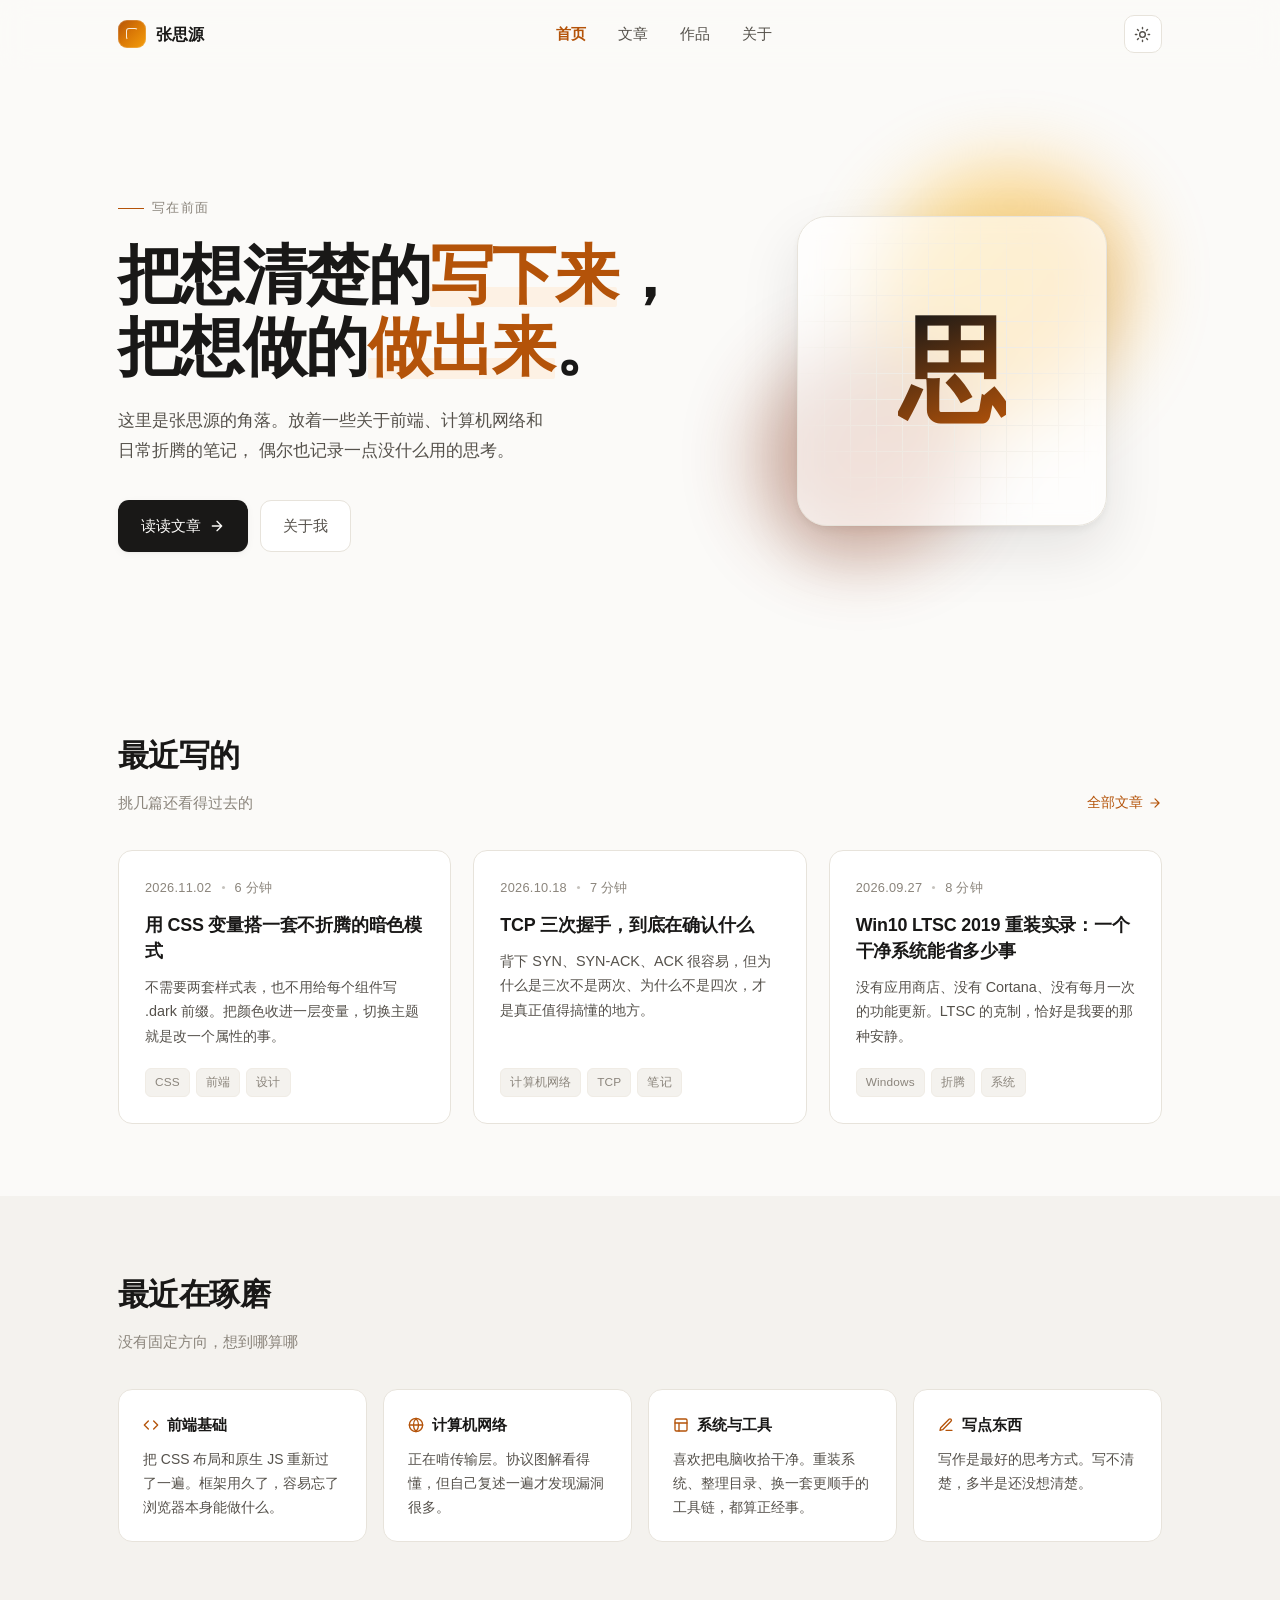
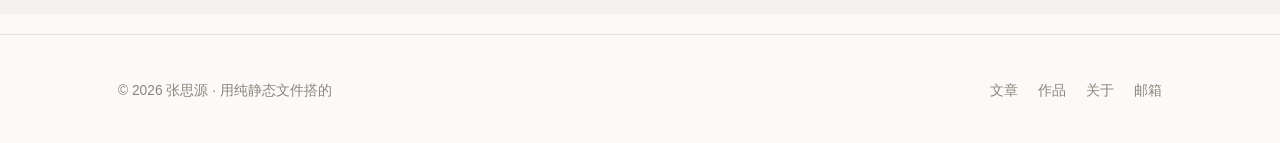
<file: index.html>
<!DOCTYPE html>
<html lang="zh-CN" data-theme="light">
<head>
<meta charset="UTF-8" />
<meta name="viewport" content="width=device-width, initial-scale=1" />
<title>张思源 — 写字与做东西的地方</title>
<link rel="icon" href="data:image/svg+xml,<svg xmlns='http://www.w3.org/2000/svg' viewBox='0 0 100 100'><rect width='100' height='100' rx='22' fill='%23b45309'/><text x='50' y='70' font-size='62' text-anchor='middle' fill='%23fff' font-family='Georgia,serif'>思</text></svg>" />
<meta name="description" content="张思源的个人主页：一些关于前端、网络和日常折腾的笔记。" />
<link rel="stylesheet" href="assets/css/style.css" />
<script>
  (function () {
    try {
      var q = location.search.match(/[?&]theme=(dark|light)/);
      var saved = localStorage.getItem("blog-theme");
      var sys = window.matchMedia("(prefers-color-scheme: dark)").matches ? "dark" : "light";
      document.documentElement.dataset.theme = q ? q[1] : (saved || sys);
    } catch (e) {
      document.documentElement.dataset.theme = "light";
    }
  })();
</script>
</head>
<body data-page="home">

<header class="site-header">
  <div class="wrap nav">
    <a class="brand" href="index.html">
      <span class="brand-mark" aria-hidden="true"></span>
      <span>张思源</span>
    </a>
    <nav class="nav-links" id="navLinks">
      <a href="index.html">首页</a>
      <a href="blog.html">文章</a>
      <a href="projects.html">作品</a>
      <a href="about.html">关于</a>
    </nav>
    <div class="nav-tools">
      <button class="icon-btn" id="themeToggle" aria-label="切换深色模式">
        <svg class="icon-sun" viewBox="0 0 24 24" fill="none" stroke="currentColor" stroke-width="2" stroke-linecap="round"><circle cx="12" cy="12" r="4"/><path d="M12 2v2M12 20v2M4.9 4.9l1.4 1.4M17.7 17.7l1.4 1.4M2 12h2M20 12h2M6.3 17.7l-1.4 1.4M19.1 4.9l-1.4 1.4"/></svg>
        <svg class="icon-moon" viewBox="0 0 24 24" fill="none" stroke="currentColor" stroke-width="2" stroke-linecap="round" stroke-linejoin="round"><path d="M21 12.8A9 9 0 1 1 11.2 3a7 7 0 0 0 9.8 9.8z"/></svg>
      </button>
      <button class="icon-btn nav-toggle" id="navToggle" aria-expanded="false" aria-label="打开菜单">
        <svg viewBox="0 0 24 24" fill="none" stroke="currentColor" stroke-width="2" stroke-linecap="round"><path d="M3 6h18M3 12h18M3 18h18"/></svg>
      </button>
    </div>
  </div>
</header>

<main>

  <section class="hero">
    <div class="wrap hero-grid">
      <div>
        <div class="eyebrow">写在前面</div>
        <h1>把想清楚的<em>写下来</em>，<br />把想做的<em>做出来</em>。</h1>
        <p class="hero-lead">
          这里是张思源的角落。放着一些关于前端、计算机网络和日常折腾的笔记，
          偶尔也记录一点没什么用的思考。
        </p>
        <div class="hero-actions">
          <a class="btn btn-primary" href="blog.html">
            读读文章
            <svg viewBox="0 0 24 24" fill="none" stroke="currentColor" stroke-width="2" stroke-linecap="round" stroke-linejoin="round"><path d="M5 12h14M12 5l7 7-7 7"/></svg>
          </a>
          <a class="btn btn-ghost" href="about.html">关于我</a>
        </div>
      </div>

      <div class="hero-art" aria-hidden="true">
        <div class="orb orb-1"></div>
        <div class="orb orb-2"></div>
        <div class="art-frame">
          <div class="monogram">思</div>
        </div>
      </div>
    </div>
  </section>

  <section class="section">
    <div class="wrap">
      <div class="section-head">
        <div>
          <h2 class="section-title">最近写的</h2>
          <p class="section-sub">挑几篇还看得过去的</p>
        </div>
        <a class="link-more" href="blog.html">
          全部文章
          <svg viewBox="0 0 24 24" fill="none" stroke="currentColor" stroke-width="2" stroke-linecap="round" stroke-linejoin="round"><path d="M5 12h14M12 5l7 7-7 7"/></svg>
        </a>
      </div>
      <div class="post-grid" id="featuredPosts"></div>
    </div>
  </section>

  <section class="section section-alt">
    <div class="wrap">
      <div class="section-head">
        <div>
          <h2 class="section-title">最近在琢磨</h2>
          <p class="section-sub">没有固定方向，想到哪算哪</p>
        </div>
      </div>

      <div class="skill-grid">
        <div class="skill-card reveal">
          <h4>
            <svg viewBox="0 0 24 24" fill="none" stroke="currentColor" stroke-width="2" stroke-linecap="round" stroke-linejoin="round"><polyline points="16 18 22 12 16 6"/><polyline points="8 6 2 12 8 18"/></svg>
            前端基础
          </h4>
          <p>把 CSS 布局和原生 JS 重新过了一遍。框架用久了，容易忘了浏览器本身能做什么。</p>
        </div>
        <div class="skill-card reveal">
          <h4>
            <svg viewBox="0 0 24 24" fill="none" stroke="currentColor" stroke-width="2" stroke-linecap="round" stroke-linejoin="round"><path d="M2 12h20M12 2a15 15 0 0 1 0 20 15 15 0 0 1 0-20z"/><circle cx="12" cy="12" r="10"/></svg>
            计算机网络
          </h4>
          <p>正在啃传输层。协议图解看得懂，但自己复述一遍才发现漏洞很多。</p>
        </div>
        <div class="skill-card reveal">
          <h4>
            <svg viewBox="0 0 24 24" fill="none" stroke="currentColor" stroke-width="2" stroke-linecap="round" stroke-linejoin="round"><rect x="3" y="3" width="18" height="18" rx="2"/><path d="M3 9h18M9 21V9"/></svg>
            系统与工具
          </h4>
          <p>喜欢把电脑收拾干净。重装系统、整理目录、换一套更顺手的工具链，都算正经事。</p>
        </div>
        <div class="skill-card reveal">
          <h4>
            <svg viewBox="0 0 24 24" fill="none" stroke="currentColor" stroke-width="2" stroke-linecap="round" stroke-linejoin="round"><path d="M12 20h9M16.5 3.5a2.1 2.1 0 0 1 3 3L7 19l-4 1 1-4z"/></svg>
            写点东西
          </h4>
          <p>写作是最好的思考方式。写不清楚，多半是还没想清楚。</p>
        </div>
      </div>
    </div>
  </section>

</main>

<footer class="site-footer">
  <div class="wrap footer-inner">
    <div>© <span id="year">2026</span> 张思源 · 用纯静态文件搭的</div>
    <div class="footer-links">
      <a href="blog.html">文章</a>
      <a href="projects.html">作品</a>
      <a href="about.html">关于</a>
      <a href="mailto:hello@example.com">邮箱</a>
    </div>
  </div>
</footer>

<script src="assets/js/posts.js"></script>
<script src="assets/js/site.js"></script>
</body>
</html>
</file>
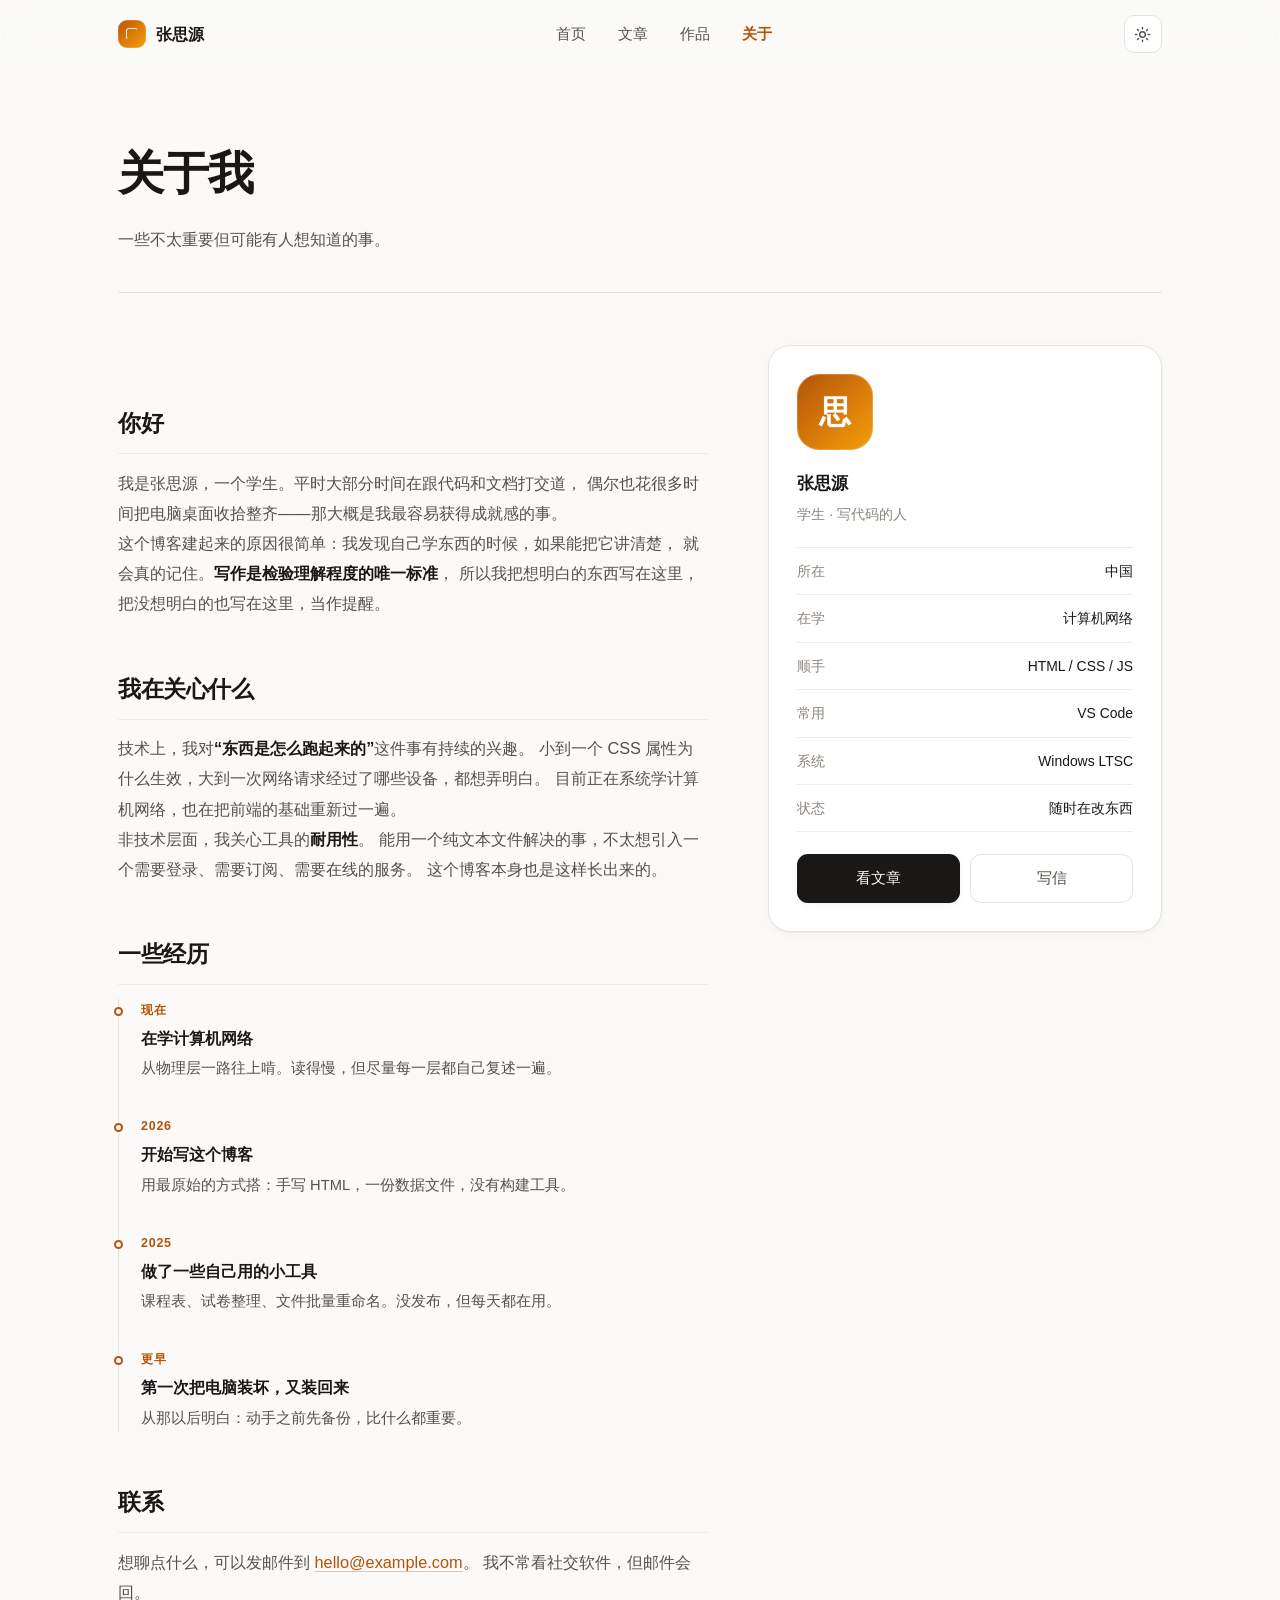
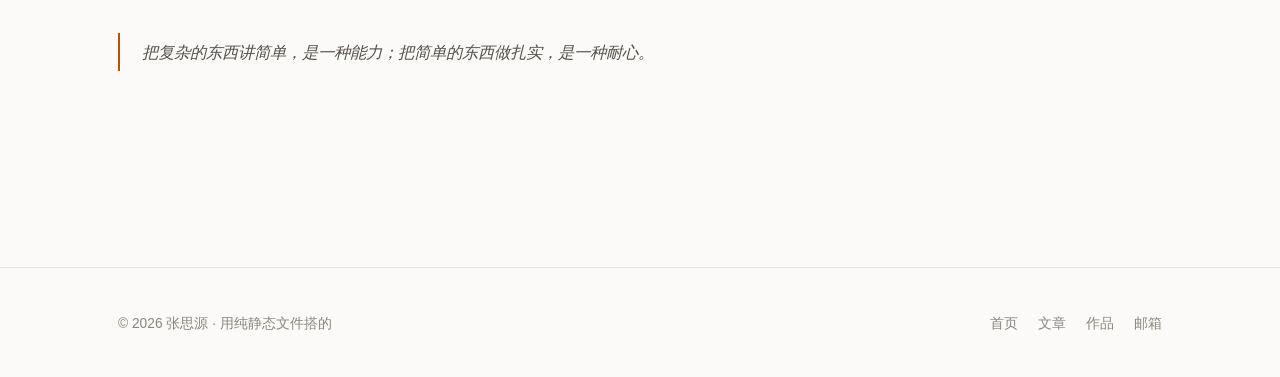
<file: about.html>
<!DOCTYPE html>
<html lang="zh-CN" data-theme="light">
<head>
<meta charset="UTF-8" />
<meta name="viewport" content="width=device-width, initial-scale=1" />
<title>关于 — 张思源</title>
<link rel="icon" href="data:image/svg+xml,<svg xmlns='http://www.w3.org/2000/svg' viewBox='0 0 100 100'><rect width='100' height='100' rx='22' fill='%23b45309'/><text x='50' y='70' font-size='62' text-anchor='middle' fill='%23fff' font-family='Georgia,serif'>思</text></svg>" />
<meta name="description" content="关于我，以及这个博客为什么长这样。" />
<link rel="stylesheet" href="assets/css/style.css" />
<script>
  (function () {
    try {
      var q = location.search.match(/[?&]theme=(dark|light)/);
      var saved = localStorage.getItem("blog-theme");
      var sys = window.matchMedia("(prefers-color-scheme: dark)").matches ? "dark" : "light";
      document.documentElement.dataset.theme = q ? q[1] : (saved || sys);
    } catch (e) {
      document.documentElement.dataset.theme = "light";
    }
  })();
</script>
</head>
<body data-page="about">

<header class="site-header">
  <div class="wrap nav">
    <a class="brand" href="index.html">
      <span class="brand-mark" aria-hidden="true"></span>
      <span>张思源</span>
    </a>
    <nav class="nav-links" id="navLinks">
      <a href="index.html">首页</a>
      <a href="blog.html">文章</a>
      <a href="projects.html">作品</a>
      <a href="about.html">关于</a>
    </nav>
    <div class="nav-tools">
      <button class="icon-btn" id="themeToggle" aria-label="切换深色模式">
        <svg class="icon-sun" viewBox="0 0 24 24" fill="none" stroke="currentColor" stroke-width="2" stroke-linecap="round"><circle cx="12" cy="12" r="4"/><path d="M12 2v2M12 20v2M4.9 4.9l1.4 1.4M17.7 17.7l1.4 1.4M2 12h2M20 12h2M6.3 17.7l-1.4 1.4M19.1 4.9l-1.4 1.4"/></svg>
        <svg class="icon-moon" viewBox="0 0 24 24" fill="none" stroke="currentColor" stroke-width="2" stroke-linecap="round" stroke-linejoin="round"><path d="M21 12.8A9 9 0 1 1 11.2 3a7 7 0 0 0 9.8 9.8z"/></svg>
      </button>
      <button class="icon-btn nav-toggle" id="navToggle" aria-expanded="false" aria-label="打开菜单">
        <svg viewBox="0 0 24 24" fill="none" stroke="currentColor" stroke-width="2" stroke-linecap="round"><path d="M3 6h18M3 12h18M3 18h18"/></svg>
      </button>
    </div>
  </div>
</header>

<main class="wrap">

  <div class="page-head">
    <h1>关于我</h1>
    <p>一些不太重要但可能有人想知道的事。</p>
  </div>

  <div class="about-grid">

    <div class="prose">

      <h2>你好</h2>
      <p>
        我是张思源，一个学生。平时大部分时间在跟代码和文档打交道，
        偶尔也花很多时间把电脑桌面收拾整齐——那大概是我最容易获得成就感的事。
      </p>

      <p>
        这个博客建起来的原因很简单：我发现自己学东西的时候，如果能把它讲清楚，
        就会真的记住。<strong>写作是检验理解程度的唯一标准</strong>，
        所以我把想明白的东西写在这里，把没想明白的也写在这里，当作提醒。
      </p>

      <h2>我在关心什么</h2>
      <p>
        技术上，我对<strong>“东西是怎么跑起来的”</strong>这件事有持续的兴趣。
        小到一个 CSS 属性为什么生效，大到一次网络请求经过了哪些设备，都想弄明白。
        目前正在系统学计算机网络，也在把前端的基础重新过一遍。
      </p>

      <p>
        非技术层面，我关心工具的<strong>耐用性</strong>。
        能用一个纯文本文件解决的事，不太想引入一个需要登录、需要订阅、需要在线的服务。
        这个博客本身也是这样长出来的。
      </p>

      <h2>一些经历</h2>
      <ul class="timeline">
        <li>
          <span class="t-year">现在</span>
          <p class="t-title">在学计算机网络</p>
          <p class="t-text">从物理层一路往上啃。读得慢，但尽量每一层都自己复述一遍。</p>
        </li>
        <li>
          <span class="t-year">2026</span>
          <p class="t-title">开始写这个博客</p>
          <p class="t-text">用最原始的方式搭：手写 HTML，一份数据文件，没有构建工具。</p>
        </li>
        <li>
          <span class="t-year">2025</span>
          <p class="t-title">做了一些自己用的小工具</p>
          <p class="t-text">课程表、试卷整理、文件批量重命名。没发布，但每天都在用。</p>
        </li>
        <li>
          <span class="t-year">更早</span>
          <p class="t-title">第一次把电脑装坏，又装回来</p>
          <p class="t-text">从那以后明白：动手之前先备份，比什么都重要。</p>
        </li>
      </ul>

      <h2>联系</h2>
      <p>
        想聊点什么，可以发邮件到
        <a href="mailto:hello@example.com">hello@example.com</a>。
        我不常看社交软件，但邮件会回。
      </p>

      <blockquote>
        <p>把复杂的东西讲简单，是一种能力；把简单的东西做扎实，是一种耐心。</p>
      </blockquote>

    </div>

    <aside class="about-aside reveal">
      <div class="avatar">思</div>
      <h3>张思源</h3>
      <p class="role">学生 · 写代码的人</p>

      <ul class="fact-list">
        <li><span class="k">所在</span><span class="v">中国</span></li>
        <li><span class="k">在学</span><span class="v">计算机网络</span></li>
        <li><span class="k">顺手</span><span class="v">HTML / CSS / JS</span></li>
        <li><span class="k">常用</span><span class="v">VS Code</span></li>
        <li><span class="k">系统</span><span class="v">Windows LTSC</span></li>
        <li><span class="k">状态</span><span class="v">随时在改东西</span></li>
      </ul>

      <div style="margin-top:22px; display:flex; gap:10px;">
        <a class="btn btn-primary" style="flex:1; justify-content:center; padding:10px 16px;" href="blog.html">看文章</a>
        <a class="btn btn-ghost" style="flex:1; justify-content:center; padding:10px 16px;" href="mailto:hello@example.com">写信</a>
      </div>
    </aside>

  </div>

</main>

<footer class="site-footer">
  <div class="wrap footer-inner">
    <div>© <span id="year">2026</span> 张思源 · 用纯静态文件搭的</div>
    <div class="footer-links">
      <a href="index.html">首页</a>
      <a href="blog.html">文章</a>
      <a href="projects.html">作品</a>
      <a href="mailto:hello@example.com">邮箱</a>
    </div>
  </div>
</footer>

<script src="assets/js/posts.js"></script>
<script src="assets/js/site.js"></script>
</body>
</html>
</file>
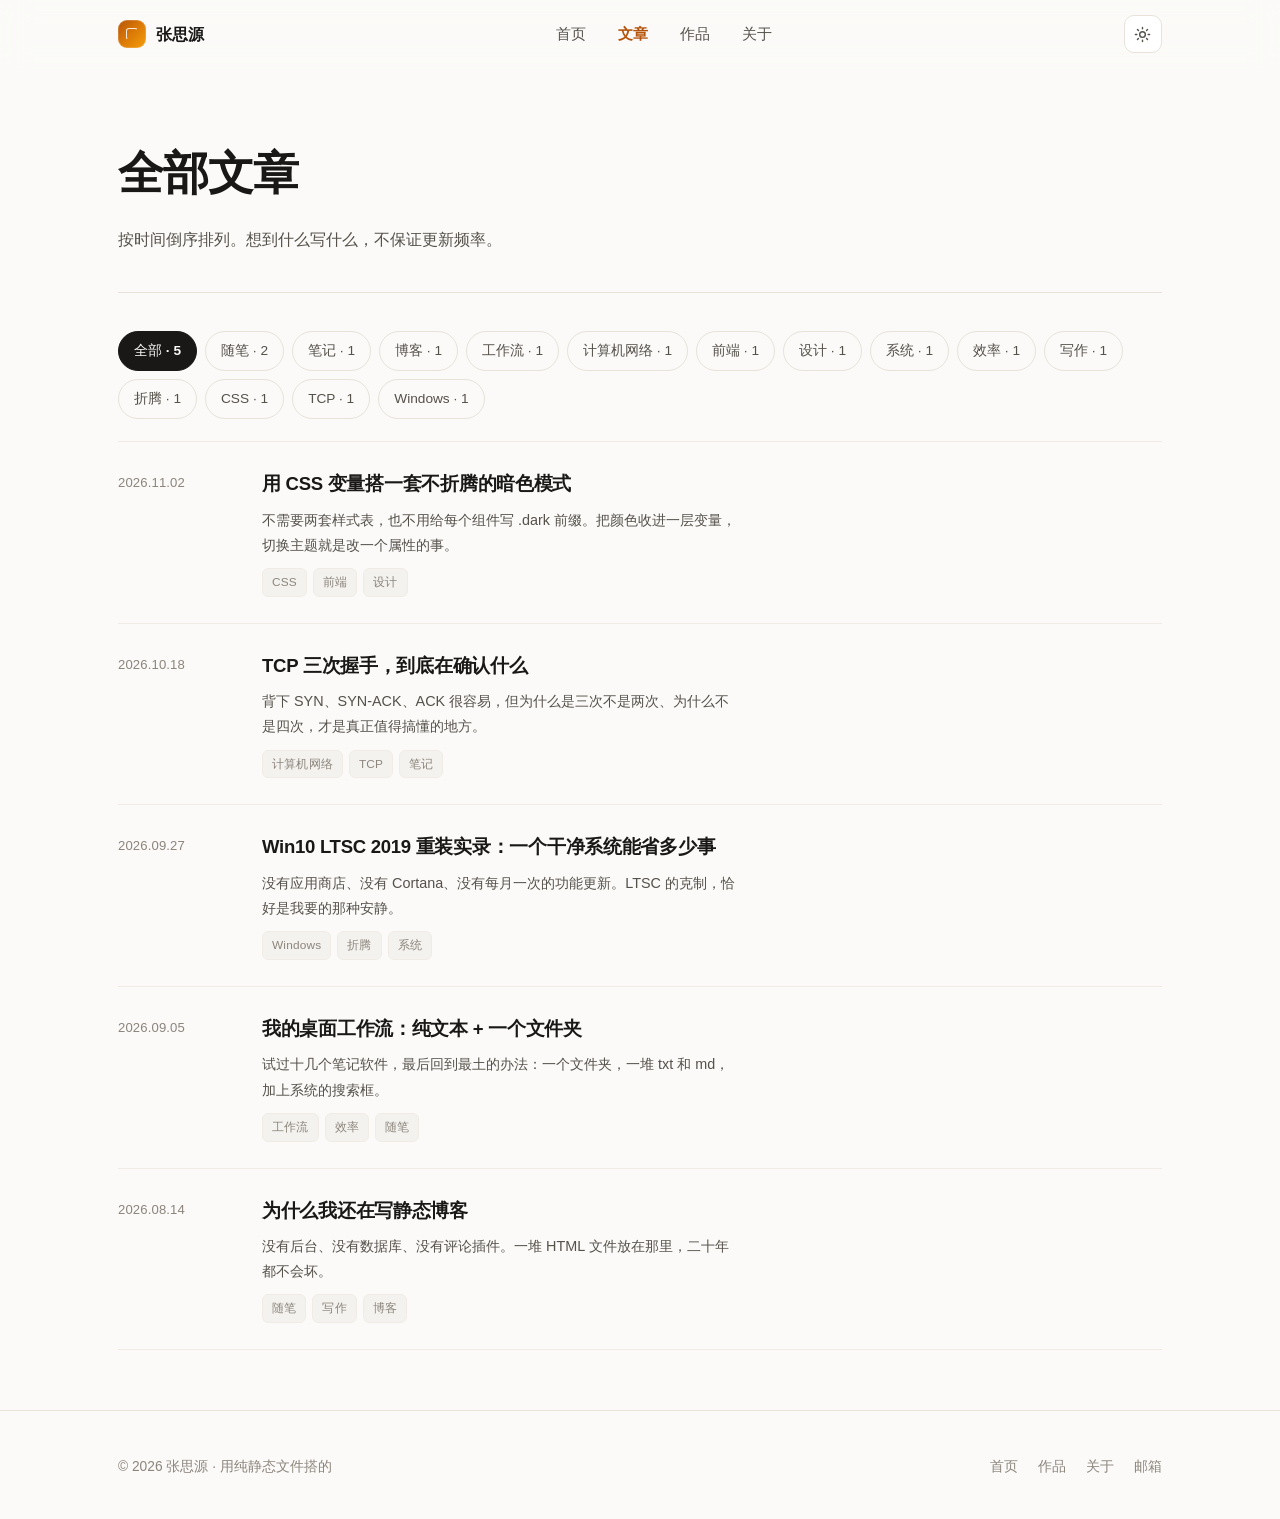
<file: blog.html>
<!DOCTYPE html>
<html lang="zh-CN" data-theme="light">
<head>
<meta charset="UTF-8" />
<meta name="viewport" content="width=device-width, initial-scale=1" />
<title>文章 — 张思源</title>
<link rel="icon" href="data:image/svg+xml,<svg xmlns='http://www.w3.org/2000/svg' viewBox='0 0 100 100'><rect width='100' height='100' rx='22' fill='%23b45309'/><text x='50' y='70' font-size='62' text-anchor='middle' fill='%23fff' font-family='Georgia,serif'>思</text></svg>" />
<meta name="description" content="关于前端、网络与日常折腾的全部笔记。" />
<link rel="stylesheet" href="assets/css/style.css" />
<script>
  (function () {
    try {
      var q = location.search.match(/[?&]theme=(dark|light)/);
      var saved = localStorage.getItem("blog-theme");
      var sys = window.matchMedia("(prefers-color-scheme: dark)").matches ? "dark" : "light";
      document.documentElement.dataset.theme = q ? q[1] : (saved || sys);
    } catch (e) {
      document.documentElement.dataset.theme = "light";
    }
  })();
</script>
</head>
<body data-page="blog">

<header class="site-header">
  <div class="wrap nav">
    <a class="brand" href="index.html">
      <span class="brand-mark" aria-hidden="true"></span>
      <span>张思源</span>
    </a>
    <nav class="nav-links" id="navLinks">
      <a href="index.html">首页</a>
      <a href="blog.html">文章</a>
      <a href="projects.html">作品</a>
      <a href="about.html">关于</a>
    </nav>
    <div class="nav-tools">
      <button class="icon-btn" id="themeToggle" aria-label="切换深色模式">
        <svg class="icon-sun" viewBox="0 0 24 24" fill="none" stroke="currentColor" stroke-width="2" stroke-linecap="round"><circle cx="12" cy="12" r="4"/><path d="M12 2v2M12 20v2M4.9 4.9l1.4 1.4M17.7 17.7l1.4 1.4M2 12h2M20 12h2M6.3 17.7l-1.4 1.4M19.1 4.9l-1.4 1.4"/></svg>
        <svg class="icon-moon" viewBox="0 0 24 24" fill="none" stroke="currentColor" stroke-width="2" stroke-linecap="round" stroke-linejoin="round"><path d="M21 12.8A9 9 0 1 1 11.2 3a7 7 0 0 0 9.8 9.8z"/></svg>
      </button>
      <button class="icon-btn nav-toggle" id="navToggle" aria-expanded="false" aria-label="打开菜单">
        <svg viewBox="0 0 24 24" fill="none" stroke="currentColor" stroke-width="2" stroke-linecap="round"><path d="M3 6h18M3 12h18M3 18h18"/></svg>
      </button>
    </div>
  </div>
</header>

<main class="wrap">

  <div class="page-head">
    <h1>全部文章</h1>
    <p>按时间倒序排列。想到什么写什么，不保证更新频率。</p>
  </div>

  <div class="filter-bar" id="filterBar"></div>

  <div class="post-list" id="postList"></div>

</main>

<footer class="site-footer">
  <div class="wrap footer-inner">
    <div>© <span id="year">2026</span> 张思源 · 用纯静态文件搭的</div>
    <div class="footer-links">
      <a href="index.html">首页</a>
      <a href="projects.html">作品</a>
      <a href="about.html">关于</a>
      <a href="mailto:hello@example.com">邮箱</a>
    </div>
  </div>
</footer>

<script src="assets/js/posts.js"></script>
<script src="assets/js/site.js"></script>
</body>
</html>
</file>
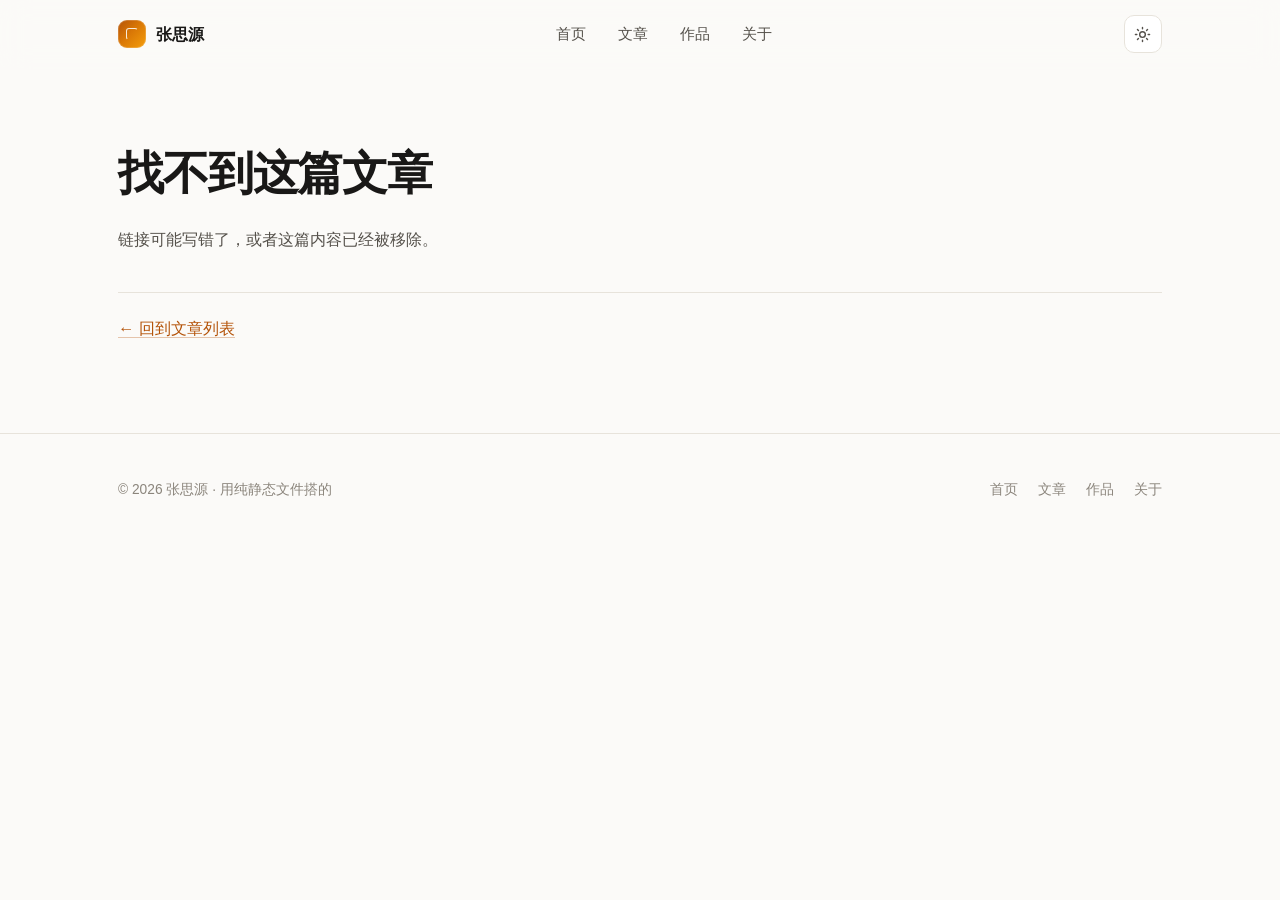
<file: post.html>
<!DOCTYPE html>
<html lang="zh-CN" data-theme="light">
<head>
<meta charset="UTF-8" />
<meta name="viewport" content="width=device-width, initial-scale=1" />
<title>文章 — 张思源</title>
<link rel="icon" href="data:image/svg+xml,<svg xmlns='http://www.w3.org/2000/svg' viewBox='0 0 100 100'><rect width='100' height='100' rx='22' fill='%23b45309'/><text x='50' y='70' font-size='62' text-anchor='middle' fill='%23fff' font-family='Georgia,serif'>思</text></svg>" />
<link rel="stylesheet" href="assets/css/style.css" />
<script>
  (function () {
    try {
      var q = location.search.match(/[?&]theme=(dark|light)/);
      var saved = localStorage.getItem("blog-theme");
      var sys = window.matchMedia("(prefers-color-scheme: dark)").matches ? "dark" : "light";
      document.documentElement.dataset.theme = q ? q[1] : (saved || sys);
    } catch (e) {
      document.documentElement.dataset.theme = "light";
    }
  })();
</script>
</head>
<body data-page="post">

<header class="site-header">
  <div class="wrap nav">
    <a class="brand" href="index.html">
      <span class="brand-mark" aria-hidden="true"></span>
      <span>张思源</span>
    </a>
    <nav class="nav-links" id="navLinks">
      <a href="index.html">首页</a>
      <a href="blog.html">文章</a>
      <a href="projects.html">作品</a>
      <a href="about.html">关于</a>
    </nav>
    <div class="nav-tools">
      <button class="icon-btn" id="themeToggle" aria-label="切换深色模式">
        <svg class="icon-sun" viewBox="0 0 24 24" fill="none" stroke="currentColor" stroke-width="2" stroke-linecap="round"><circle cx="12" cy="12" r="4"/><path d="M12 2v2M12 20v2M4.9 4.9l1.4 1.4M17.7 17.7l1.4 1.4M2 12h2M20 12h2M6.3 17.7l-1.4 1.4M19.1 4.9l-1.4 1.4"/></svg>
        <svg class="icon-moon" viewBox="0 0 24 24" fill="none" stroke="currentColor" stroke-width="2" stroke-linecap="round" stroke-linejoin="round"><path d="M21 12.8A9 9 0 1 1 11.2 3a7 7 0 0 0 9.8 9.8z"/></svg>
      </button>
      <button class="icon-btn nav-toggle" id="navToggle" aria-expanded="false" aria-label="打开菜单">
        <svg viewBox="0 0 24 24" fill="none" stroke="currentColor" stroke-width="2" stroke-linecap="round"><path d="M3 6h18M3 12h18M3 18h18"/></svg>
      </button>
    </div>
  </div>
</header>

<main class="wrap" id="postDetail"></main>

<footer class="site-footer">
  <div class="wrap footer-inner">
    <div>© <span id="year">2026</span> 张思源 · 用纯静态文件搭的</div>
    <div class="footer-links">
      <a href="index.html">首页</a>
      <a href="blog.html">文章</a>
      <a href="projects.html">作品</a>
      <a href="about.html">关于</a>
    </div>
  </div>
</footer>

<script src="assets/js/posts.js"></script>
<script src="assets/js/site.js"></script>
</body>
</html>
</file>
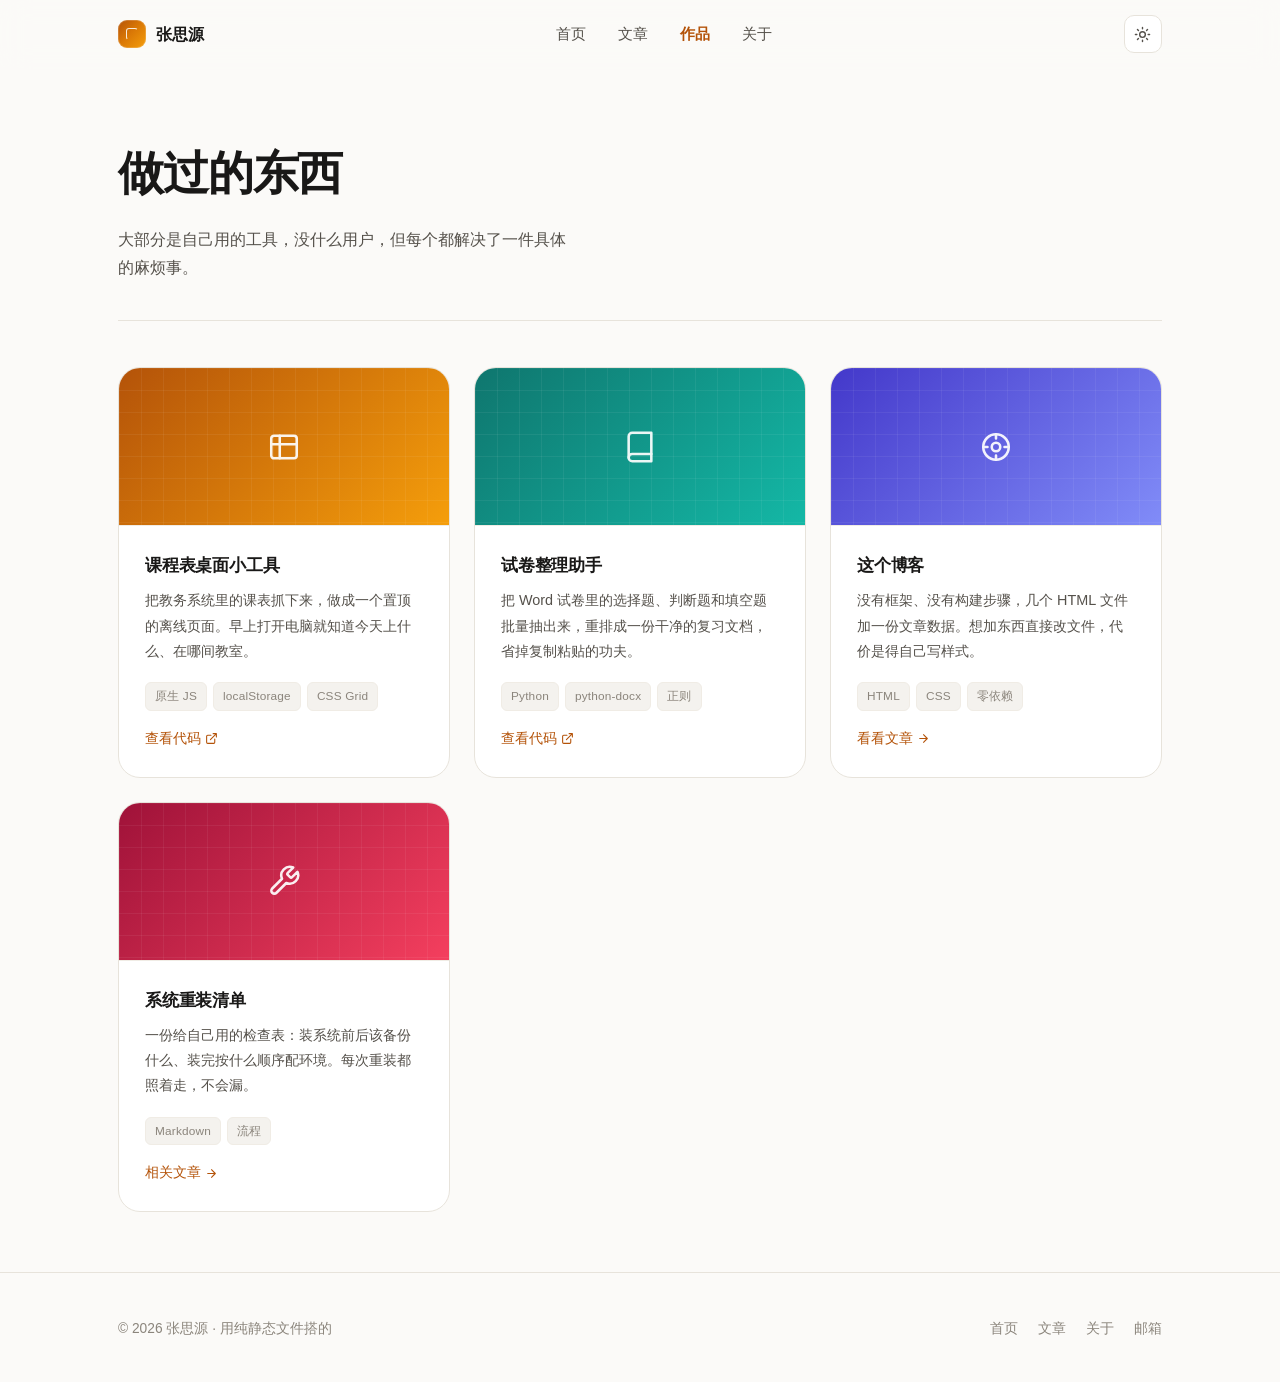
<file: projects.html>
<!DOCTYPE html>
<html lang="zh-CN" data-theme="light">
<head>
<meta charset="UTF-8" />
<meta name="viewport" content="width=device-width, initial-scale=1" />
<title>作品 — 张思源</title>
<link rel="icon" href="data:image/svg+xml,<svg xmlns='http://www.w3.org/2000/svg' viewBox='0 0 100 100'><rect width='100' height='100' rx='22' fill='%23b45309'/><text x='50' y='70' font-size='62' text-anchor='middle' fill='%23fff' font-family='Georgia,serif'>思</text></svg>" />
<meta name="description" content="做过的一些小东西。" />
<link rel="stylesheet" href="assets/css/style.css" />
<script>
  (function () {
    try {
      var q = location.search.match(/[?&]theme=(dark|light)/);
      var saved = localStorage.getItem("blog-theme");
      var sys = window.matchMedia("(prefers-color-scheme: dark)").matches ? "dark" : "light";
      document.documentElement.dataset.theme = q ? q[1] : (saved || sys);
    } catch (e) {
      document.documentElement.dataset.theme = "light";
    }
  })();
</script>
</head>
<body data-page="projects">

<header class="site-header">
  <div class="wrap nav">
    <a class="brand" href="index.html">
      <span class="brand-mark" aria-hidden="true"></span>
      <span>张思源</span>
    </a>
    <nav class="nav-links" id="navLinks">
      <a href="index.html">首页</a>
      <a href="blog.html">文章</a>
      <a href="projects.html">作品</a>
      <a href="about.html">关于</a>
    </nav>
    <div class="nav-tools">
      <button class="icon-btn" id="themeToggle" aria-label="切换深色模式">
        <svg class="icon-sun" viewBox="0 0 24 24" fill="none" stroke="currentColor" stroke-width="2" stroke-linecap="round"><circle cx="12" cy="12" r="4"/><path d="M12 2v2M12 20v2M4.9 4.9l1.4 1.4M17.7 17.7l1.4 1.4M2 12h2M20 12h2M6.3 17.7l-1.4 1.4M19.1 4.9l-1.4 1.4"/></svg>
        <svg class="icon-moon" viewBox="0 0 24 24" fill="none" stroke="currentColor" stroke-width="2" stroke-linecap="round" stroke-linejoin="round"><path d="M21 12.8A9 9 0 1 1 11.2 3a7 7 0 0 0 9.8 9.8z"/></svg>
      </button>
      <button class="icon-btn nav-toggle" id="navToggle" aria-expanded="false" aria-label="打开菜单">
        <svg viewBox="0 0 24 24" fill="none" stroke="currentColor" stroke-width="2" stroke-linecap="round"><path d="M3 6h18M3 12h18M3 18h18"/></svg>
      </button>
    </div>
  </div>
</header>

<main class="wrap">

  <div class="page-head">
    <h1>做过的东西</h1>
    <p>大部分是自己用的工具，没什么用户，但每个都解决了一件具体的麻烦事。</p>
  </div>

  <div class="project-grid">

    <div class="project reveal">
      <div class="project-thumb thumb-a">
        <svg viewBox="0 0 24 24" fill="none" stroke="currentColor" stroke-width="1.8" stroke-linecap="round" stroke-linejoin="round"><rect x="3" y="4" width="18" height="16" rx="2"/><path d="M3 10h18M9 4v16"/></svg>
      </div>
      <div class="project-body">
        <h3>课程表桌面小工具</h3>
        <p>把教务系统里的课表抓下来，做成一个置顶的离线页面。早上打开电脑就知道今天上什么、在哪间教室。</p>
        <div class="stack">
          <span class="tag">原生 JS</span>
          <span class="tag">localStorage</span>
          <span class="tag">CSS Grid</span>
        </div>
        <div class="project-links">
          <a href="#">查看代码
            <svg viewBox="0 0 24 24" fill="none" stroke="currentColor" stroke-width="2" stroke-linecap="round" stroke-linejoin="round"><path d="M18 13v6a2 2 0 0 1-2 2H5a2 2 0 0 1-2-2V8a2 2 0 0 1 2-2h6"/><path d="M15 3h6v6M10 14L21 3"/></svg>
          </a>
        </div>
      </div>
    </div>

    <div class="project reveal">
      <div class="project-thumb thumb-b">
        <svg viewBox="0 0 24 24" fill="none" stroke="currentColor" stroke-width="1.8" stroke-linecap="round" stroke-linejoin="round"><path d="M4 19.5A2.5 2.5 0 0 1 6.5 17H20"/><path d="M6.5 2H20v20H6.5A2.5 2.5 0 0 1 4 19.5v-15A2.5 2.5 0 0 1 6.5 2z"/></svg>
      </div>
      <div class="project-body">
        <h3>试卷整理助手</h3>
        <p>把 Word 试卷里的选择题、判断题和填空题批量抽出来，重排成一份干净的复习文档，省掉复制粘贴的功夫。</p>
        <div class="stack">
          <span class="tag">Python</span>
          <span class="tag">python-docx</span>
          <span class="tag">正则</span>
        </div>
        <div class="project-links">
          <a href="#">查看代码
            <svg viewBox="0 0 24 24" fill="none" stroke="currentColor" stroke-width="2" stroke-linecap="round" stroke-linejoin="round"><path d="M18 13v6a2 2 0 0 1-2 2H5a2 2 0 0 1-2-2V8a2 2 0 0 1 2-2h6"/><path d="M15 3h6v6M10 14L21 3"/></svg>
          </a>
        </div>
      </div>
    </div>

    <div class="project reveal">
      <div class="project-thumb thumb-c">
        <svg viewBox="0 0 24 24" fill="none" stroke="currentColor" stroke-width="1.8" stroke-linecap="round" stroke-linejoin="round"><circle cx="12" cy="12" r="3"/><circle cx="12" cy="12" r="9"/><path d="M12 3v3M12 18v3M3 12h3M18 12h3"/></svg>
      </div>
      <div class="project-body">
        <h3>这个博客</h3>
        <p>没有框架、没有构建步骤，几个 HTML 文件加一份文章数据。想加东西直接改文件，代价是得自己写样式。</p>
        <div class="stack">
          <span class="tag">HTML</span>
          <span class="tag">CSS</span>
          <span class="tag">零依赖</span>
        </div>
        <div class="project-links">
          <a href="blog.html">看看文章
            <svg viewBox="0 0 24 24" fill="none" stroke="currentColor" stroke-width="2" stroke-linecap="round" stroke-linejoin="round"><path d="M5 12h14M12 5l7 7-7 7"/></svg>
          </a>
        </div>
      </div>
    </div>

    <div class="project reveal">
      <div class="project-thumb thumb-d">
        <svg viewBox="0 0 24 24" fill="none" stroke="currentColor" stroke-width="1.8" stroke-linecap="round" stroke-linejoin="round"><path d="M14.7 6.3a1 1 0 0 0 0 1.4l1.6 1.6a1 1 0 0 0 1.4 0l3.8-3.8a6 6 0 0 1-7.9 7.9l-6.9 6.9a2.1 2.1 0 0 1-3-3l6.9-6.9a6 6 0 0 1 7.9-7.9l-3.8 3.8z"/></svg>
      </div>
      <div class="project-body">
        <h3>系统重装清单</h3>
        <p>一份给自己用的检查表：装系统前后该备份什么、装完按什么顺序配环境。每次重装都照着走，不会漏。</p>
        <div class="stack">
          <span class="tag">Markdown</span>
          <span class="tag">流程</span>
        </div>
        <div class="project-links">
          <a href="post.html?id=win10-ltsc">相关文章
            <svg viewBox="0 0 24 24" fill="none" stroke="currentColor" stroke-width="2" stroke-linecap="round" stroke-linejoin="round"><path d="M5 12h14M12 5l7 7-7 7"/></svg>
          </a>
        </div>
      </div>
    </div>

  </div>

</main>

<footer class="site-footer">
  <div class="wrap footer-inner">
    <div>© <span id="year">2026</span> 张思源 · 用纯静态文件搭的</div>
    <div class="footer-links">
      <a href="index.html">首页</a>
      <a href="blog.html">文章</a>
      <a href="about.html">关于</a>
      <a href="mailto:hello@example.com">邮箱</a>
    </div>
  </div>
</footer>

<script src="assets/js/posts.js"></script>
<script src="assets/js/site.js"></script>
</body>
</html>
</file>
<file: assets/css/style.css>
/* ============================================
   Personal Blog — 样式系统
   配色 / 排版 / 明暗主题 / 响应式
   ============================================ */

/* ---------- 设计变量 ---------- */
:root {
  --bg: #fbfaf8;
  --bg-soft: #f4f2ee;
  --card: #ffffff;
  --text: #191817;
  --text-soft: #55514b;
  --text-mute: #8b857c;
  --line: #e7e3db;
  --line-soft: #f0ece5;
  --accent: #b45309;
  --accent-hover: #92400e;
  --accent-soft: #fdf1e4;
  --code-bg: #f6f3ee;
  --shadow-sm: 0 1px 2px rgba(25, 24, 23, .04), 0 2px 8px rgba(25, 24, 23, .04);
  --shadow-md: 0 2px 4px rgba(25, 24, 23, .04), 0 12px 32px rgba(25, 24, 23, .08);
  --shadow-lg: 0 4px 8px rgba(25, 24, 23, .05), 0 24px 60px rgba(25, 24, 23, .10);

  --font-sans: -apple-system, BlinkMacSystemFont, "Segoe UI", "PingFang SC",
    "Hiragino Sans GB", "Microsoft YaHei", "Source Han Sans SC", sans-serif;
  --font-serif: "Iowan Old Style", "Palatino Linotype", Palatino, Georgia,
    "Songti SC", "STSong", serif;
  --font-mono: "SFMono-Regular", Consolas, "Liberation Mono", Menlo,
    "Courier New", monospace;

  --radius: 14px;
  --radius-lg: 22px;
  --maxw: 1100px;
  --measure: 700px;
  --ease: cubic-bezier(.22, .61, .36, 1);
}

html[data-theme="dark"] {
  --bg: #100f0e;
  --bg-soft: #181614;
  --card: #1b1917;
  --text: #f4f1ea;
  --text-soft: #b6b0a5;
  --text-mute: #7c776e;
  --line: #2b2825;
  --line-soft: #211f1c;
  --accent: #e9a35d;
  --accent-hover: #f2b87a;
  --accent-soft: #2b2117;
  --code-bg: #15130f;
  --shadow-sm: 0 1px 2px rgba(0, 0, 0, .3);
  --shadow-md: 0 8px 28px rgba(0, 0, 0, .45);
  --shadow-lg: 0 24px 60px rgba(0, 0, 0, .6);
}

/* ---------- 基础重置 ---------- */
*,
*::before,
*::after { box-sizing: border-box; }

html {
  -webkit-text-size-adjust: 100%;
  scroll-behavior: smooth;
}

body {
  margin: 0;
  background: var(--bg);
  color: var(--text);
  font-family: var(--font-sans);
  font-size: 16px;
  line-height: 1.75;
  -webkit-font-smoothing: antialiased;
  -moz-osx-font-smoothing: grayscale;
  transition: background-color .35s var(--ease), color .35s var(--ease);
}

img, svg { display: block; max-width: 100%; }
a { color: inherit; text-decoration: none; }
button { font: inherit; color: inherit; cursor: pointer; }
::selection { background: var(--accent-soft); color: var(--text); }

:focus-visible {
  outline: 2px solid var(--accent);
  outline-offset: 3px;
  border-radius: 4px;
}

/* ---------- 布局容器 ---------- */
.wrap {
  width: 100%;
  max-width: var(--maxw);
  margin: 0 auto;
  padding: 0 28px;
}

.measure {
  max-width: var(--measure);
  margin: 0 auto;
}

/* ---------- 顶栏 ---------- */
.site-header {
  position: sticky;
  top: 0;
  z-index: 60;
  background: color-mix(in srgb, var(--bg) 82%, transparent);
  backdrop-filter: saturate(160%) blur(14px);
  -webkit-backdrop-filter: saturate(160%) blur(14px);
  border-bottom: 1px solid transparent;
  transition: border-color .3s var(--ease), background-color .35s var(--ease);
}

.site-header.is-scrolled {
  border-bottom-color: var(--line);
}

.nav {
  display: flex;
  align-items: center;
  justify-content: space-between;
  gap: 20px;
  height: 68px;
}

.brand {
  display: inline-flex;
  align-items: center;
  gap: 10px;
  font-weight: 650;
  font-size: 1.02rem;
  letter-spacing: -0.01em;
}

.brand-mark {
  width: 28px;
  height: 28px;
  border-radius: 9px;
  background: linear-gradient(135deg, var(--accent), #d97706 45%, #f59e0b);
  box-shadow: inset 0 0 0 1px rgba(255, 255, 255, .18);
  position: relative;
  flex: none;
}

.brand-mark::after {
  content: "";
  position: absolute;
  inset: 8px;
  border-radius: 3px;
  border: 1.5px solid rgba(255, 255, 255, .85);
  border-right-color: transparent;
  border-bottom-color: transparent;
}

.nav-links {
  display: flex;
  align-items: center;
  gap: 4px;
}

.nav-links a {
  position: relative;
  padding: 8px 14px;
  border-radius: 9px;
  font-size: .94rem;
  color: var(--text-soft);
  transition: color .2s var(--ease), background-color .2s var(--ease);
}

.nav-links a:hover {
  color: var(--text);
  background: var(--bg-soft);
}

.nav-links a.is-active {
  color: var(--accent);
  font-weight: 600;
}

.nav-tools {
  display: flex;
  align-items: center;
  gap: 8px;
}

.icon-btn {
  width: 38px;
  height: 38px;
  display: grid;
  place-items: center;
  border: 1px solid var(--line);
  border-radius: 10px;
  background: var(--card);
  color: var(--text-soft);
  transition: all .2s var(--ease);
}

.icon-btn:hover {
  color: var(--accent);
  border-color: var(--accent);
  transform: translateY(-1px);
}

.icon-btn svg { width: 17px; height: 17px; }

html[data-theme="dark"] .icon-sun,
html:not([data-theme="dark"]) .icon-moon { display: none; }

.nav-toggle { display: none; }

/* ---------- Hero ---------- */
.hero {
  position: relative;
  overflow: hidden;
  padding: 92px 0 76px;
}

.hero-grid {
  display: grid;
  grid-template-columns: 1.15fr .85fr;
  gap: 56px;
  align-items: center;
}

.eyebrow {
  display: inline-flex;
  align-items: center;
  gap: 8px;
  font-size: .82rem;
  letter-spacing: .1em;
  text-transform: uppercase;
  color: var(--text-mute);
  margin-bottom: 20px;
}

.eyebrow::before {
  content: "";
  width: 26px;
  height: 1px;
  background: var(--accent);
}

.hero h1 {
  font-family: var(--font-serif);
  font-size: clamp(2.4rem, 5.6vw, 4rem);
  line-height: 1.12;
  letter-spacing: -0.025em;
  font-weight: 600;
  margin: 0 0 22px;
}

.hero h1 em {
  font-style: normal;
  color: var(--accent);
  position: relative;
  white-space: nowrap;
}

.hero h1 em::after {
  content: "";
  position: absolute;
  left: 0;
  right: 0;
  bottom: .06em;
  height: .32em;
  background: var(--accent-soft);
  z-index: -1;
  border-radius: 2px;
}

.hero-lead {
  font-size: 1.08rem;
  color: var(--text-soft);
  max-width: 46ch;
  margin: 0 0 34px;
}

.hero-actions {
  display: flex;
  flex-wrap: wrap;
  gap: 12px;
}

.btn {
  display: inline-flex;
  align-items: center;
  gap: 8px;
  padding: 12px 22px;
  border-radius: 11px;
  font-size: .94rem;
  font-weight: 550;
  border: 1px solid transparent;
  transition: all .22s var(--ease);
}

.btn-primary {
  background: var(--text);
  color: var(--bg);
  box-shadow: var(--shadow-sm);
}

.btn-primary:hover {
  transform: translateY(-2px);
  box-shadow: var(--shadow-md);
}

.btn-ghost {
  border-color: var(--line);
  color: var(--text-soft);
  background: var(--card);
}

.btn-ghost:hover {
  border-color: var(--accent);
  color: var(--accent);
  transform: translateY(-2px);
}

.btn svg { width: 16px; height: 16px; }

/* Hero 装饰 */
.hero-art {
  position: relative;
  width: 100%;
  aspect-ratio: 1 / 1;
  display: grid;
  place-items: center;
}

.orb {
  position: absolute;
  border-radius: 50%;
  filter: blur(38px);
  opacity: .5;
}

.orb-1 {
  width: 64%;
  height: 64%;
  background: radial-gradient(circle at 35% 35%, #fbbf24, #f59e0b 55%, transparent 72%);
  top: 2%;
  right: 4%;
  animation: drift 16s ease-in-out infinite;
}

.orb-2 {
  width: 52%;
  height: 52%;
  background: radial-gradient(circle at 60% 60%, #c2410c, #7c2d12 60%, transparent 75%);
  bottom: 6%;
  left: 2%;
  animation: drift 20s ease-in-out infinite reverse;
  opacity: .38;
}

@keyframes drift {
  0%, 100% { transform: translate(0, 0) scale(1); }
  50% { transform: translate(14px, -18px) scale(1.07); }
}

.art-frame {
  position: relative;
  width: 74%;
  aspect-ratio: 1;
  border: 1px solid var(--line);
  border-radius: 30px;
  background: color-mix(in srgb, var(--card) 62%, transparent);
  backdrop-filter: blur(10px);
  box-shadow: var(--shadow-lg);
  display: grid;
  place-items: center;
  overflow: hidden;
}

.art-frame::before {
  content: "";
  position: absolute;
  inset: 0;
  background-image:
    linear-gradient(var(--line-soft) 1px, transparent 1px),
    linear-gradient(90deg, var(--line-soft) 1px, transparent 1px);
  background-size: 26px 26px;
  mask-image: radial-gradient(circle at 50% 50%, #000 30%, transparent 78%);
  -webkit-mask-image: radial-gradient(circle at 50% 50%, #000 30%, transparent 78%);
}

.monogram {
  position: relative;
  font-family: var(--font-serif);
  font-size: clamp(4rem, 11vw, 7rem);
  line-height: 1;
  font-weight: 600;
  letter-spacing: -0.04em;
  background: linear-gradient(160deg, var(--text), var(--accent));
  -webkit-background-clip: text;
  background-clip: text;
  color: transparent;
}

/* ---------- 通用区块 ---------- */
.section { padding: 72px 0; }
.section-alt { background: var(--bg-soft); }

.section-head {
  display: flex;
  align-items: flex-end;
  justify-content: space-between;
  gap: 24px;
  margin-bottom: 34px;
}

.section-title {
  font-family: var(--font-serif);
  font-size: clamp(1.5rem, 3vw, 1.95rem);
  letter-spacing: -0.02em;
  font-weight: 600;
  margin: 0 0 6px;
}

.section-sub {
  margin: 0;
  color: var(--text-mute);
  font-size: .93rem;
}

.link-more {
  font-size: .9rem;
  color: var(--accent);
  display: inline-flex;
  align-items: center;
  gap: 5px;
  white-space: nowrap;
  font-weight: 550;
}

.link-more svg { width: 14px; height: 14px; transition: transform .2s var(--ease); }
.link-more:hover svg { transform: translateX(3px); }

/* ---------- 文章卡片 ---------- */
.post-grid {
  display: grid;
  grid-template-columns: repeat(auto-fill, minmax(300px, 1fr));
  gap: 22px;
}

.card {
  display: flex;
  flex-direction: column;
  background: var(--card);
  border: 1px solid var(--line);
  border-radius: var(--radius);
  padding: 26px;
  transition: transform .28s var(--ease), box-shadow .28s var(--ease), border-color .28s var(--ease);
  position: relative;
  overflow: hidden;
}

.card::after {
  content: "";
  position: absolute;
  left: 0;
  top: 0;
  height: 2px;
  width: 100%;
  background: linear-gradient(90deg, var(--accent), transparent);
  opacity: 0;
  transition: opacity .3s var(--ease);
}

.card:hover {
  transform: translateY(-4px);
  box-shadow: var(--shadow-md);
  border-color: color-mix(in srgb, var(--accent) 34%, var(--line));
}

.card:hover::after { opacity: 1; }

.card-meta {
  display: flex;
  align-items: center;
  flex-wrap: nowrap;
  white-space: nowrap;
  gap: 10px;
  font-size: .8rem;
  color: var(--text-mute);
  margin-bottom: 14px;
  letter-spacing: .02em;
}

.card-meta .dot {
  width: 3px;
  height: 3px;
  border-radius: 50%;
  background: currentColor;
  opacity: .5;
}

.card h3 {
  font-size: 1.12rem;
  line-height: 1.45;
  letter-spacing: -0.012em;
  font-weight: 620;
  margin: 0 0 10px;
}

.card p {
  margin: 0 0 20px;
  color: var(--text-soft);
  font-size: .9rem;
  line-height: 1.7;
  flex: 1;
  display: -webkit-box;
  -webkit-line-clamp: 3;
  -webkit-box-orient: vertical;
  overflow: hidden;
}

.tag-row {
  display: flex;
  flex-wrap: wrap;
  gap: 6px;
}

.tag {
  font-size: .74rem;
  padding: 3px 9px;
  border-radius: 6px;
  background: var(--bg-soft);
  color: var(--text-mute);
  border: 1px solid var(--line-soft);
  letter-spacing: .015em;
}

/* ---------- 文章列表页 ---------- */
.page-head {
  padding: 64px 0 38px;
  border-bottom: 1px solid var(--line);
  margin-bottom: 12px;
}

.page-head h1 {
  font-family: var(--font-serif);
  font-size: clamp(2rem, 4.4vw, 2.9rem);
  letter-spacing: -0.025em;
  font-weight: 600;
  margin: 0 0 12px;
}

.page-head p {
  margin: 0;
  color: var(--text-soft);
  max-width: 52ch;
}

.filter-bar {
  display: flex;
  flex-wrap: wrap;
  gap: 8px;
  padding: 26px 0 8px;
}

.chip {
  padding: 7px 15px;
  border-radius: 999px;
  border: 1px solid var(--line);
  background: transparent;
  color: var(--text-soft);
  font-size: .855rem;
  transition: all .2s var(--ease);
}

.chip:hover { border-color: var(--accent); color: var(--accent); }

.chip.is-on {
  background: var(--text);
  color: var(--bg);
  border-color: var(--text);
  font-weight: 550;
}

.post-list { padding: 14px 0 40px; }

.post-row {
  display: grid;
  grid-template-columns: 116px 1fr;
  gap: 28px;
  padding: 26px 0;
  border-bottom: 1px solid var(--line-soft);
  transition: opacity .25s var(--ease);
  animation: fadeUp .5s var(--ease) both;
}

.post-row:first-child { border-top: 1px solid var(--line-soft); }

.post-row:hover .post-row-title { color: var(--accent); }

.post-row-date {
  font-size: .82rem;
  color: var(--text-mute);
  font-variant-numeric: tabular-nums;
  padding-top: 4px;
  letter-spacing: .01em;
}

.post-row-title {
  font-size: 1.16rem;
  font-weight: 600;
  letter-spacing: -0.015em;
  margin: 0 0 7px;
  transition: color .2s var(--ease);
}

.post-row-excerpt {
  margin: 0 0 10px;
  color: var(--text-soft);
  font-size: .9rem;
  max-width: 60ch;
}

.empty {
  padding: 60px 0;
  text-align: center;
  color: var(--text-mute);
  font-size: .94rem;
}

/* ---------- 文章详情 ---------- */
.post-header {
  padding: 58px 0 34px;
}

.back-link {
  display: inline-flex;
  align-items: center;
  gap: 6px;
  font-size: .86rem;
  color: var(--text-mute);
  margin-bottom: 26px;
  transition: color .2s var(--ease);
}

.back-link:hover { color: var(--accent); }
.back-link svg { width: 14px; height: 14px; }

.post-header h1 {
  font-family: var(--font-serif);
  font-size: clamp(1.85rem, 4.2vw, 2.75rem);
  line-height: 1.24;
  letter-spacing: -0.025em;
  font-weight: 600;
  margin: 0 0 20px;
}

.post-header .card-meta { margin-bottom: 0; }

.prose {
  padding: 8px 0 70px;
  font-size: 1.02rem;
  line-height: 1.85;
  color: var(--text);
}

.prose > * + * { margin-top: 1.15em; }

.prose h2 {
  font-family: var(--font-serif);
  font-size: 1.42rem;
  letter-spacing: -0.02em;
  font-weight: 620;
  margin-top: 2.2em;
  margin-bottom: .6em;
  padding-bottom: .35em;
  border-bottom: 1px solid var(--line-soft);
}

.prose h3 {
  font-size: 1.1rem;
  font-weight: 620;
  margin-top: 1.9em;
  margin-bottom: .5em;
}

.prose p { margin: 0; color: var(--text-soft); }
.prose strong { color: var(--text); font-weight: 620; }

.prose a {
  color: var(--accent);
  border-bottom: 1px solid color-mix(in srgb, var(--accent) 32%, transparent);
  transition: border-color .2s var(--ease);
}

.prose a:hover { border-bottom-color: var(--accent); }

.prose ul, .prose ol { margin: 0; padding-left: 1.35em; color: var(--text-soft); }
.prose li + li { margin-top: .4em; }
.prose li::marker { color: var(--accent); }

.prose blockquote {
  margin: 1.6em 0;
  padding: 4px 0 4px 22px;
  border-left: 2px solid var(--accent);
  color: var(--text-soft);
  font-style: italic;
}

.prose blockquote p { color: inherit; }

.prose code {
  font-family: var(--font-mono);
  font-size: .875em;
  background: var(--code-bg);
  border: 1px solid var(--line-soft);
  padding: .12em .42em;
  border-radius: 5px;
  color: var(--accent-hover);
}

html[data-theme="dark"] .prose code { color: var(--accent); }

.prose pre {
  background: var(--code-bg);
  border: 1px solid var(--line);
  border-radius: 12px;
  padding: 18px 20px;
  overflow-x: auto;
  font-size: .855rem;
  line-height: 1.72;
  margin: 1.5em 0;
}

.prose pre code {
  background: none;
  border: 0;
  padding: 0;
  color: var(--text);
  font-size: inherit;
}

.prose hr {
  border: 0;
  height: 1px;
  background: var(--line);
  margin: 2.4em 0;
}

.prose img { border-radius: 10px; }

.post-footer {
  padding: 30px 0 80px;
  border-top: 1px solid var(--line-soft);
  display: flex;
  flex-wrap: wrap;
  gap: 16px;
  align-items: center;
  justify-content: space-between;
}

/* ---------- 作品页 ---------- */
.project-grid {
  display: grid;
  grid-template-columns: repeat(auto-fill, minmax(320px, 1fr));
  gap: 24px;
  padding: 34px 0 40px;
}

.project {
  background: var(--card);
  border: 1px solid var(--line);
  border-radius: var(--radius-lg);
  overflow: hidden;
  display: flex;
  flex-direction: column;
  transition: transform .3s var(--ease), box-shadow .3s var(--ease);
}

.project:hover {
  transform: translateY(-5px);
  box-shadow: var(--shadow-md);
}

.project-thumb {
  height: 158px;
  position: relative;
  display: grid;
  place-items: center;
  overflow: hidden;
  border-bottom: 1px solid var(--line-soft);
}

.project-thumb::after {
  content: "";
  position: absolute;
  inset: 0;
  background-image:
    linear-gradient(rgba(255, 255, 255, .10) 1px, transparent 1px),
    linear-gradient(90deg, rgba(255, 255, 255, .10) 1px, transparent 1px);
  background-size: 22px 22px;
  opacity: .6;
}

.project-thumb svg {
  width: 34px;
  height: 34px;
  color: #fff;
  opacity: .92;
  position: relative;
  z-index: 1;
}

.thumb-a { background: linear-gradient(135deg, #b45309, #f59e0b); }
.thumb-b { background: linear-gradient(135deg, #0f766e, #14b8a6); }
.thumb-c { background: linear-gradient(135deg, #4338ca, #818cf8); }
.thumb-d { background: linear-gradient(135deg, #9f1239, #f43f5e); }

.project-body { padding: 24px 26px 26px; flex: 1; display: flex; flex-direction: column; }

.project-body h3 {
  margin: 0 0 8px;
  font-size: 1.08rem;
  font-weight: 620;
  letter-spacing: -0.012em;
}

.project-body p {
  margin: 0 0 18px;
  color: var(--text-soft);
  font-size: .9rem;
  flex: 1;
}

.stack {
  display: flex;
  flex-wrap: wrap;
  gap: 6px;
  margin-bottom: 16px;
}

.project-links {
  display: flex;
  gap: 16px;
  font-size: .86rem;
  font-weight: 550;
}

.project-links a { color: var(--accent); display: inline-flex; align-items: center; gap: 4px; }
.project-links a:hover { color: var(--accent-hover); }
.project-links svg { width: 13px; height: 13px; }

/* ---------- 关于页 ---------- */
.about-grid {
  display: grid;
  grid-template-columns: 1.5fr 1fr;
  gap: 60px;
  padding: 40px 0 80px;
  align-items: start;
}

.about-aside {
  position: sticky;
  top: 96px;
  background: var(--card);
  border: 1px solid var(--line);
  border-radius: var(--radius-lg);
  padding: 28px;
  box-shadow: var(--shadow-sm);
}

.avatar {
  width: 76px;
  height: 76px;
  border-radius: 22px;
  background: linear-gradient(135deg, var(--accent), #f59e0b);
  color: #fff;
  display: grid;
  place-items: center;
  font-family: var(--font-serif);
  font-size: 2rem;
  font-weight: 600;
  margin-bottom: 18px;
  box-shadow: inset 0 0 0 1px rgba(255, 255, 255, .2);
}

.about-aside h3 { margin: 0 0 4px; font-size: 1.08rem; font-weight: 620; }
.about-aside .role { color: var(--text-mute); font-size: .88rem; margin: 0 0 20px; }

.fact-list {
  list-style: none;
  margin: 0;
  padding: 0;
  border-top: 1px solid var(--line-soft);
}

.fact-list li {
  display: flex;
  justify-content: space-between;
  gap: 14px;
  padding: 11px 0;
  border-bottom: 1px solid var(--line-soft);
  font-size: .87rem;
}

.fact-list .k { color: var(--text-mute); }
.fact-list .v { color: var(--text); text-align: right; font-weight: 500; }

.timeline {
  list-style: none;
  margin: 0;
  padding: 0 0 0 22px;
  border-left: 1px solid var(--line);
}

.timeline li { position: relative; padding: 0 0 26px 0; }
.timeline li:last-child { padding-bottom: 0; }

.timeline li::before {
  content: "";
  position: absolute;
  left: -27px;
  top: 8px;
  width: 9px;
  height: 9px;
  border-radius: 50%;
  background: var(--bg);
  border: 2px solid var(--accent);
}

.timeline .t-year {
  font-size: .78rem;
  letter-spacing: .06em;
  color: var(--accent);
  font-weight: 600;
  display: block;
  margin-bottom: 3px;
}

.timeline .t-text { color: var(--text-soft); font-size: .92rem; margin: 0; }
.timeline .t-title { font-weight: 600; color: var(--text); font-size: .97rem; margin: 0 0 2px; }

/* ---------- 技能条 ---------- */
.skill-grid {
  display: grid;
  grid-template-columns: repeat(auto-fit, minmax(220px, 1fr));
  gap: 16px;
}

.skill-card {
  background: var(--card);
  border: 1px solid var(--line);
  border-radius: var(--radius);
  padding: 22px 24px;
  transition: border-color .25s var(--ease), transform .25s var(--ease);
}

.skill-card:hover {
  border-color: color-mix(in srgb, var(--accent) 40%, var(--line));
  transform: translateY(-2px);
}

.skill-card h4 {
  margin: 0 0 10px;
  font-size: .95rem;
  font-weight: 620;
  display: flex;
  align-items: center;
  gap: 8px;
}

.skill-card h4 svg { width: 16px; height: 16px; color: var(--accent); }

.skill-card p {
  margin: 0;
  font-size: .87rem;
  color: var(--text-soft);
  line-height: 1.7;
}

/* ---------- 页脚 ---------- */
.site-footer {
  border-top: 1px solid var(--line);
  padding: 44px 0 40px;
  margin-top: 20px;
}

.footer-inner {
  display: flex;
  flex-wrap: wrap;
  gap: 20px;
  align-items: center;
  justify-content: space-between;
  font-size: .86rem;
  color: var(--text-mute);
}

.footer-links { display: flex; gap: 20px; flex-wrap: wrap; }
.footer-links a { transition: color .2s var(--ease); }
.footer-links a:hover { color: var(--accent); }

/* ---------- 入场动画 ---------- */
@keyframes fadeUp {
  from { opacity: 0; transform: translateY(14px); }
  to { opacity: 1; transform: none; }
}

.reveal {
  opacity: 0;
  transform: translateY(16px);
}

.reveal.is-in {
  animation: fadeUp .62s var(--ease) forwards;
}

@media (prefers-reduced-motion: reduce) {
  *, *::before, *::after {
    animation-duration: .001ms !important;
    transition-duration: .001ms !important;
    scroll-behavior: auto !important;
  }
  .reveal { opacity: 1; transform: none; }
}

/* ---------- 响应式 ---------- */
@media (max-width: 900px) {
  .hero-grid { grid-template-columns: 1fr; gap: 44px; }
  .hero { padding: 64px 0 56px; }
  .hero-art { max-width: 340px; margin: 0 auto; order: -1; }
  .about-grid { grid-template-columns: 1fr; gap: 36px; }
  .about-aside { position: static; }
}

@media (max-width: 720px) {
  .wrap { padding: 0 20px; }
  .nav { height: 62px; }
  .nav-links {
    position: fixed;
    top: 62px;
    left: 0;
    right: 0;
    flex-direction: column;
    align-items: stretch;
    gap: 2px;
    padding: 12px 20px 18px;
    background: var(--bg);
    border-bottom: 1px solid var(--line);
    transform: translateY(-8px);
    opacity: 0;
    pointer-events: none;
    transition: all .26s var(--ease);
    box-shadow: var(--shadow-md);
  }
  .nav-links.is-open {
    transform: none;
    opacity: 1;
    pointer-events: auto;
  }
  .nav-links a { padding: 11px 12px; font-size: 1rem; }
  .nav-toggle { display: grid; }
  .section { padding: 52px 0; }
  .post-row { grid-template-columns: 1fr; gap: 6px; padding: 22px 0; }
  .post-row-date { padding-top: 0; }
  .section-head { flex-direction: column; align-items: flex-start; gap: 10px; }
  .page-head { padding: 44px 0 30px; }
  .prose { font-size: .98rem; }
  .footer-inner { flex-direction: column; align-items: flex-start; gap: 14px; }
}
</file>
